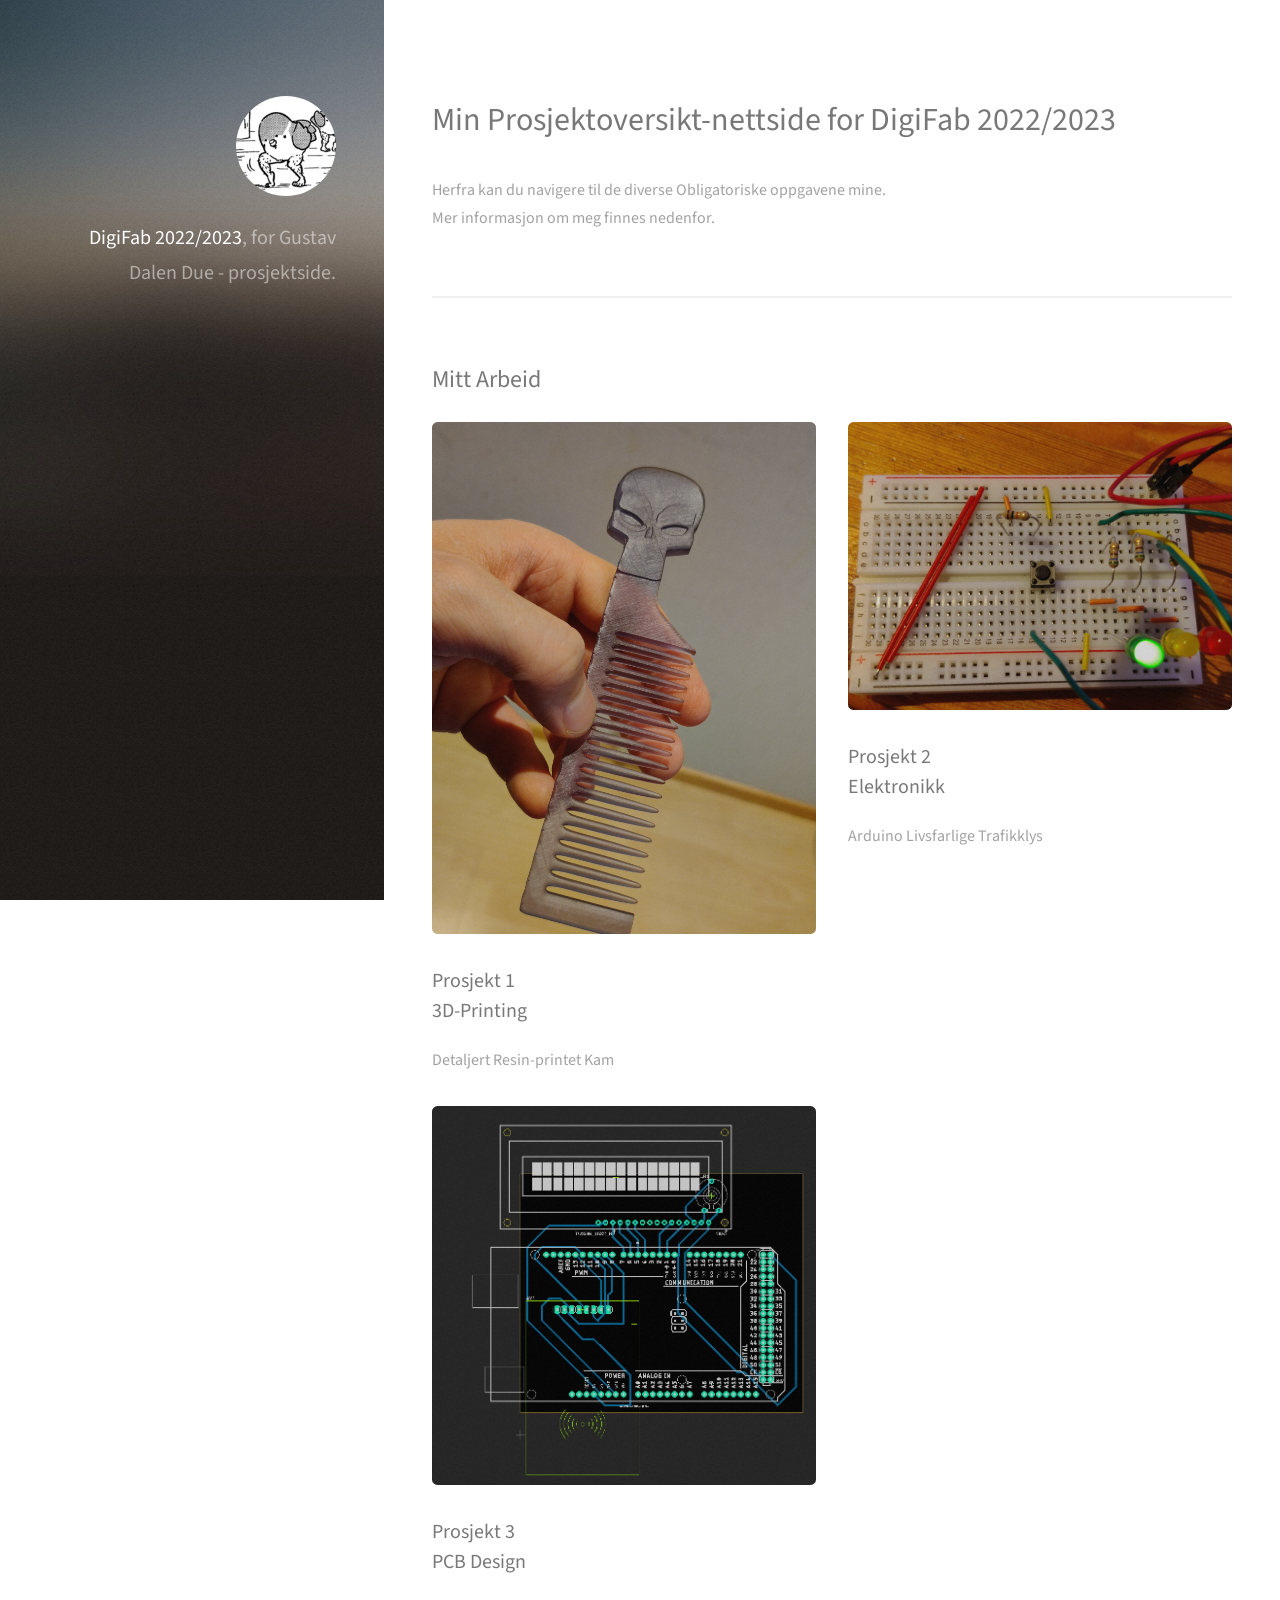
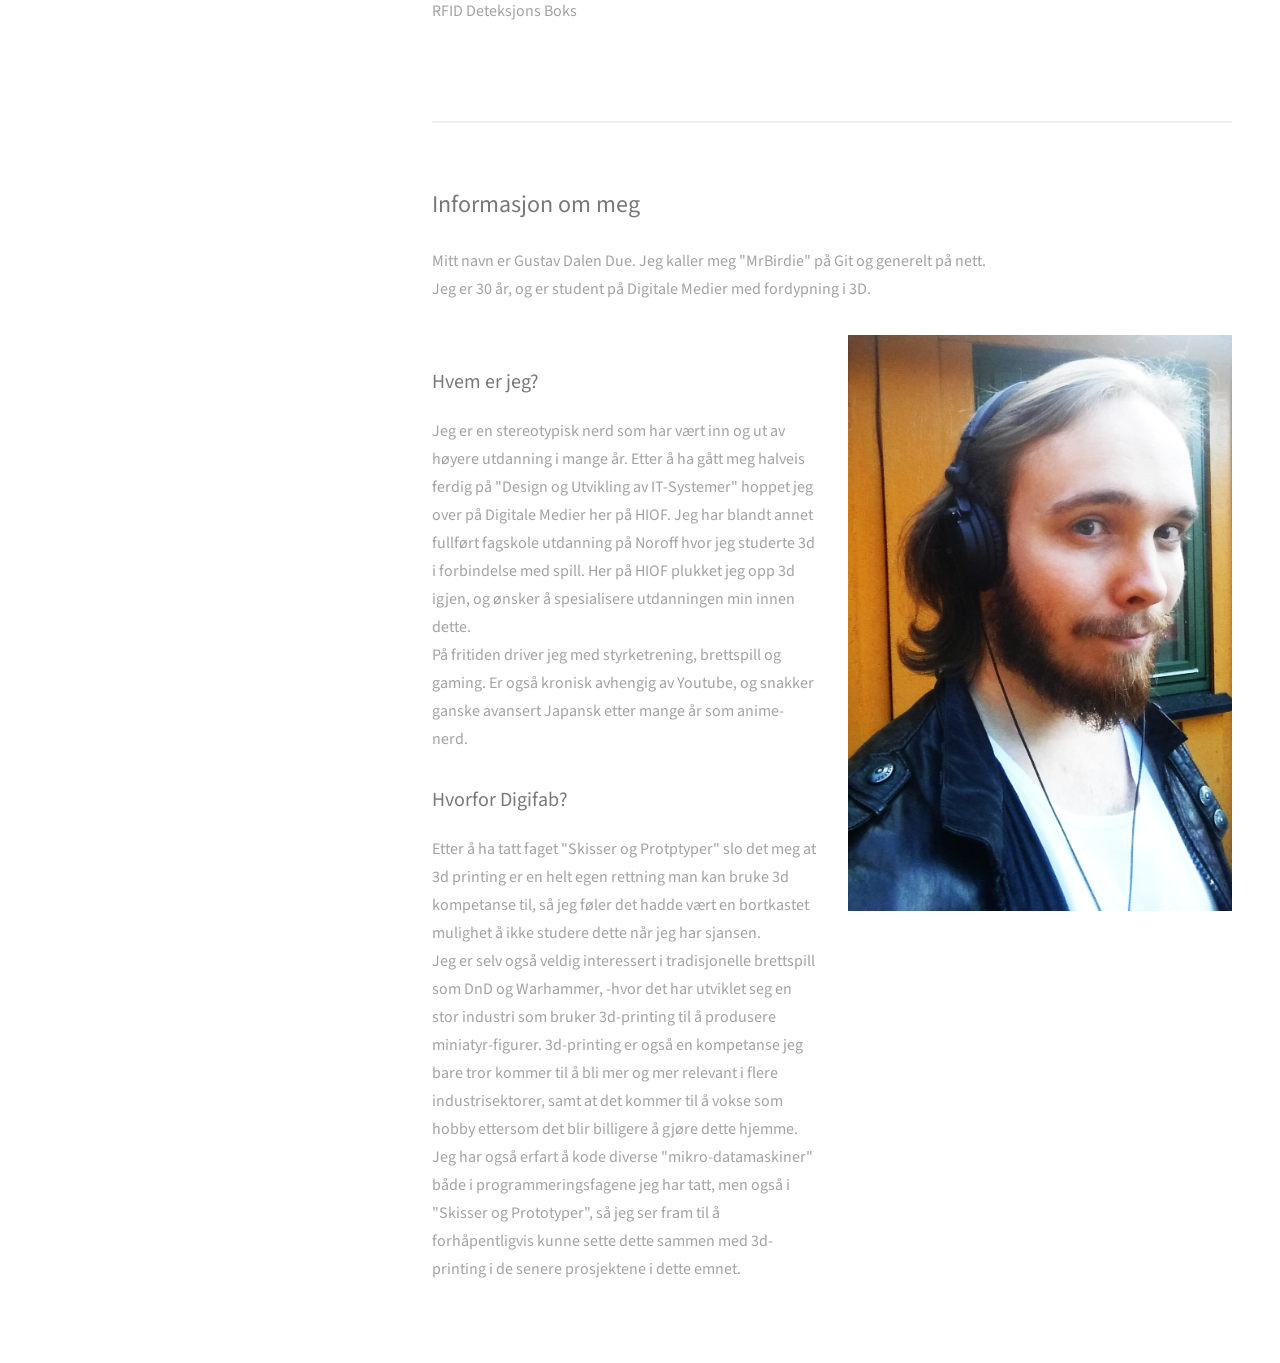
<file: index.html>
<!DOCTYPE HTML>
<html>
	<head>
		<title>DigiFab 2023 - Template</title>
		<meta charset="utf-8" />
		<meta name="viewport" content="width=device-width, initial-scale=1, user-scalable=no" />
		<link rel="stylesheet" href="assets/css/main.css" />
	</head>
	<body class="is-preload">

		<!-- Header -->
			<header id="header">
				<div class="inner">
					<a href="#" class="image avatar"><img src="images/mrbirdie.png" alt="" /></a>
					<h1><strong>DigiFab 2022/2023</strong>, for<br />
					Gustav Dalen Due -<br />
					prosjektside.</h1>
				</div>
			</header>

		<!-- Main -->
			<div id="main">

				<!-- One -->
					<section id="one">
						<header class="major">
							<h2>Min Prosjektoversikt-nettside for DigiFab 2022/2023</h2>
						</header>
						<p>Herfra kan du navigere til de diverse Obligatoriske oppgavene mine. </br>Mer informasjon om meg finnes nedenfor.</p>
					</section>

				<!-- Two -->
					<section id="two">
						<h2>Mitt Arbeid</h2>
						<div class="row">
							<article class="col-6 col-12-xsmall">
								<a href="prosjekt1.html" class="fit image thumb"><img src="images/skull-comb.png" alt="" /></a>
								<h3>Prosjekt 1</br>3D-Printing</h3>
								<p>Detaljert Resin-printet Kam</p>
							</article>
							<article class="col-6 col-12-xsmall">
								<a href="prosjekt2.html" class="image fit thumb"><img src="images/trafikklys-done-circuit.jpg" alt="" /></a>
								<h3>Prosjekt 2 </br>Elektronikk</h3>
								<p>Arduino Livsfarlige Trafikklys</</p>
							</article>
							<article class="col-6 col-12-xsmall">
								<a href="prosjekt3.html" class="image fit thumb"><img src="images/board-routed.png" alt="" /></a>
								<h3>Prosjekt 3 </br>PCB Design</h3>
								<p>RFID Deteksjons Boks</</p>
							</article>
						</div>
					</section>

				<!-- Three -->
					<section id="three">
						<h2>Informasjon om meg</h2>
						<p>Mitt navn er Gustav Dalen Due. Jeg kaller meg "MrBirdie" på Git og generelt på nett.</br> Jeg er 30 år, og er student på Digitale Medier med fordypning i 3D.</p>
						<div class="row">
							<div class="col-6 col-12-small">
								<p><h3>Hvem er jeg?</h3>Jeg er en stereotypisk nerd som har vært inn og ut av høyere utdanning i mange år. 
								Etter å ha gått meg halveis ferdig på "Design og Utvikling av IT-Systemer" hoppet jeg over på Digitale Medier her på HIOF.
								Jeg har blandt annet fullført fagskole utdanning på Noroff hvor jeg studerte 3d i forbindelse med spill. 
								Her på HIOF plukket jeg opp 3d igjen, og ønsker å spesialisere utdanningen min innen dette.</br>
								På fritiden driver jeg med styrketrening, brettspill og gaming. Er også kronisk avhengig av Youtube, og snakker ganske avansert Japansk etter mange år som anime-nerd.</p>
								<p><h3>Hvorfor Digifab?</h3>Etter å ha tatt faget "Skisser og Protptyper" slo det meg at 3d printing er en helt egen rettning man kan bruke 3d kompetanse til, så jeg føler det hadde vært en bortkastet mulighet å ikke studere dette når jeg har sjansen.</br>
								Jeg er selv også veldig interessert i tradisjonelle brettspill som DnD og Warhammer, -hvor det har utviklet seg en stor industri som bruker 3d-printing til å produsere miniatyr-figurer.
								3d-printing er også en kompetanse jeg bare tror kommer til å bli mer og mer relevant i flere industrisektorer, samt at det kommer til å vokse som hobby ettersom det blir billigere å gjøre dette hjemme.</br>
								Jeg har også erfart å kode diverse "mikro-datamaskiner" både i programmeringsfagene jeg har tatt, men også i "Skisser og Prototyper", så jeg ser fram til å forhåpentligvis kunne sette dette sammen med 3d-printing i de senere prosjektene i dette emnet.</p>
							</div>
							<div class="col-6 col-12-small">
								<img src="images/selfie.png" alt="" style="max-width: 100%;">
							</div>
						</div>
					</section>

			</div>

		<!-- Scripts -->
			<script src="assets/js/jquery.min.js"></script>
			<script src="assets/js/jquery.poptrox.min.js"></script>
			<script src="assets/js/browser.min.js"></script>
			<script src="assets/js/breakpoints.min.js"></script>
			<script src="assets/js/util.js"></script>
			<script src="assets/js/main.js"></script>

	</body>
</html>
</file>
<file: assets/css/main.css>
@import url("fontawesome-all.min.css");
@import url("https://fonts.googleapis.com/css?family=Source+Sans+Pro:400,400italic");


html, body, div, span, applet, object,
iframe, h1, h2, h3, h4, h5, h6, p, blockquote,
pre, a, abbr, acronym, address, big, cite,
code, del, dfn, em, img, ins, kbd, q, s, samp,
small, strike, strong, sub, sup, tt, var, b,
u, i, center, dl, dt, dd, ol, ul, li, fieldset,
form, label, legend, table, caption, tbody,
tfoot, thead, tr, th, td, article, aside,
canvas, details, embed, figure, figcaption,
footer, header, hgroup, menu, nav, output, ruby,
section, summary, time, mark, audio, video {
	margin: 0;
	padding: 0;
	border: 0;
	font-size: 100%;
	font: inherit;
	vertical-align: baseline;}

article, aside, details, figcaption, figure,
footer, header, hgroup, menu, nav, section {
	display: block;}

body {
	line-height: 1;
}

ol, ul {
	list-style: none;
}

blockquote, q {
	quotes: none;
}

	blockquote:before, blockquote:after, q:before, q:after {
		content: '';
		content: none;
	}

table {
	border-collapse: collapse;
	border-spacing: 0;
}

body {
	-webkit-text-size-adjust: none;
}

mark {
	background-color: transparent;
	color: inherit;
}

input::-moz-focus-inner {
	border: 0;
	padding: 0;
}

input, select, textarea {
	-moz-appearance: none;
	-webkit-appearance: none;
	-ms-appearance: none;
	appearance: none;
}

/* Basic */

	html {
		box-sizing: border-box;
	}

	*, *:before, *:after {
		box-sizing: inherit;
	}

	body {
		background: #fff;
	}

		body.is-preload *, body.is-preload *:before, body.is-preload *:after {
			-moz-animation: none !important;
			-webkit-animation: none !important;
			-ms-animation: none !important;
			animation: none !important;
			-moz-transition: none !important;
			-webkit-transition: none !important;
			-ms-transition: none !important;
			transition: none !important;
		}

	body, input, select, textarea {
		color: #a2a2a2;
		font-family: "Source Sans Pro", Helvetica, sans-serif;
		font-size: 16pt;
		font-weight: 400;
		line-height: 1.75em;
	}

	a {
		-moz-transition: color 0.2s ease-in-out, border-color 0.2s ease-in-out;
		-webkit-transition: color 0.2s ease-in-out, border-color 0.2s ease-in-out;
		-ms-transition: color 0.2s ease-in-out, border-color 0.2s ease-in-out;
		transition: color 0.2s ease-in-out, border-color 0.2s ease-in-out;
		border-bottom: dotted 1px;
		color: #49bf9d;
		text-decoration: none;
	}

		a:hover {
			border-bottom-color: transparent;
			color: #49bf9d !important;
			text-decoration: none;
		}

	strong, b {
		color: #787878;
		font-weight: 400;
	}

	em, i {
		font-style: italic;
	}

	p {
		margin: 0 0 2em 0;
	}

	h1, h2, h3, h4, h5, h6 {
		color: #787878;
		font-weight: 400;
		line-height: 1em;
		margin: 0 0 1em 0;
	}

		h1 a, h2 a, h3 a, h4 a, h5 a, h6 a {
			color: inherit;
			text-decoration: none;
		}

	h1 {
		font-size: 2em;
		line-height: 1.5em;
	}

	h2 {
		font-size: 1.5em;
		line-height: 1.5em;
	}

	h3 {
		font-size: 1.25em;
		line-height: 1.5em;
	}

	h4 {
		font-size: 1.1em;
		line-height: 1.5em;
	}

	h5 {
		font-size: 0.9em;
		line-height: 1.5em;
	}

	h6 {
		font-size: 0.7em;
		line-height: 1.5em;
	}

	sub {
		font-size: 0.8em;
		position: relative;
		top: 0.5em;
	}

	sup {
		font-size: 0.8em;
		position: relative;
		top: -0.5em;
	}

	hr {
		border: 0;
		border-bottom: solid 2px #efefef;
		margin: 2em 0;
	}

		hr.major {
			margin: 3em 0;
		}

	blockquote {
		border-left: solid 6px #efefef;
		font-style: italic;
		margin: 0 0 2em 0;
		padding: 0.5em 0 0.5em 1.5em;
	}

	code {
		background: #f7f7f7;
		border-radius: 0.35em;
		border: solid 2px #efefef;
		font-family: "Courier New", monospace;
		font-size: 0.9em;
		margin: 0 0.25em;
		padding: 0.25em 0.65em;
	}

	pre {
		-webkit-overflow-scrolling: touch;
		font-family: "Courier New", monospace;
		font-size: 0.9em;
		margin: 0 0 2em 0;
	}

		pre code {
			display: block;
			line-height: 1.75em;
			padding: 1em 1.5em;
			overflow-x: auto;
		}

	.align-left {
		text-align: left;
	}

	.align-center {
		text-align: center;
	}

	.align-right {
		text-align: right;
	}

/* Container */

	.container {
		margin: 0 auto;
		max-width: calc(100% - 4em);
		width: 100%;
	}

		.container.xsmall {
			width: 25%;
		}

		.container.small {
			width: 50%;
		}

		.container.medium {
			width: 75%;
		}

		.container.large {
			width: 125%;
		}

		.container.xlarge {
			width: 150%;
		}

		.container.max {
			width: 100%;
		}

		@media screen and (max-width: 980px) {

			.container {
				width: 100% !important;
				max-width: 100% !important;
			}

		}

		@media screen and (max-width: 480px) {

			.container {
				max-width: calc(100% - 3em);
			}

		}

/* Row */

	.row {
		display: flex;
		flex-wrap: wrap;
		box-sizing: border-box;
		align-items: stretch;
	}

		.row > * {
			box-sizing: border-box;
		}

		.row.gtr-uniform > * > :last-child {
			margin-bottom: 0;
		}

		.row.aln-left {
			justify-content: flex-start;
		}

		.row.aln-center {
			justify-content: center;
		}

		.row.aln-right {
			justify-content: flex-end;
		}

		.row.aln-top {
			align-items: flex-start;
		}

		.row.aln-middle {
			align-items: center;
		}

		.row.aln-bottom {
			align-items: flex-end;
		}

		.row > .imp {
			order: -1;
		}

		.row > .col-1 {
			width: 8.33333%;
		}

		.row > .off-1 {
			margin-left: 8.33333%;
		}

		.row > .col-2 {
			width: 16.66667%;
		}

		.row > .off-2 {
			margin-left: 16.66667%;
		}

		.row > .col-3 {
			width: 25%;
		}

		.row > .off-3 {
			margin-left: 25%;
		}

		.row > .col-4 {
			width: 33.33333%;
		}

		.row > .off-4 {
			margin-left: 33.33333%;
		}

		.row > .col-5 {
			width: 41.66667%;
		}

		.row > .off-5 {
			margin-left: 41.66667%;
		}

		.row > .col-6 {
			width: 50%;
		}

		.row > .off-6 {
			margin-left: 50%;
		}

		.row > .col-7 {
			width: 58.33333%;
		}

		.row > .off-7 {
			margin-left: 58.33333%;
		}

		.row > .col-8 {
			width: 66.66667%;
		}

		.row > .off-8 {
			margin-left: 66.66667%;
		}

		.row > .col-9 {
			width: 75%;
		}

		.row > .off-9 {
			margin-left: 75%;
		}

		.row > .col-10 {
			width: 83.33333%;
		}

		.row > .off-10 {
			margin-left: 83.33333%;
		}

		.row > .col-11 {
			width: 91.66667%;
		}

		.row > .off-11 {
			margin-left: 91.66667%;
		}

		.row > .col-12 {
			width: 100%;
		}

		.row > .off-12 {
			margin-left: 100%;
		}

		.row.gtr-0 {
			margin-top: 0;
			margin-left: 0em;
		}

			.row.gtr-0 > * {
				padding: 0 0 0 0em;
			}

			.row.gtr-0.gtr-uniform {
				margin-top: 0em;
			}

				.row.gtr-0.gtr-uniform > * {
					padding-top: 0em;
				}

		.row.gtr-25 {
			margin-top: 0;
			margin-left: -0.625em;
		}

			.row.gtr-25 > * {
				padding: 0 0 0 0.625em;
			}

			.row.gtr-25.gtr-uniform {
				margin-top: -0.625em;
			}

				.row.gtr-25.gtr-uniform > * {
					padding-top: 0.625em;
				}

		.row.gtr-50 {
			margin-top: 0;
			margin-left: -1.25em;
		}

			.row.gtr-50 > * {
				padding: 0 0 0 1.25em;
			}

			.row.gtr-50.gtr-uniform {
				margin-top: -1.25em;
			}

				.row.gtr-50.gtr-uniform > * {
					padding-top: 1.25em;
				}

		.row {
			margin-top: 0;
			margin-left: -2.5em;
		}

			.row > * {
				padding: 0 0 0 2.5em;
			}

			.row.gtr-uniform {
				margin-top: -2.5em;
			}

				.row.gtr-uniform > * {
					padding-top: 2.5em;
				}

		.row.gtr-150 {
			margin-top: 0;
			margin-left: -3.75em;
		}

			.row.gtr-150 > * {
				padding: 0 0 0 3.75em;
			}

			.row.gtr-150.gtr-uniform {
				margin-top: -3.75em;
			}

				.row.gtr-150.gtr-uniform > * {
					padding-top: 3.75em;
				}

		.row.gtr-200 {
			margin-top: 0;
			margin-left: -5em;
		}

			.row.gtr-200 > * {
				padding: 0 0 0 5em;
			}

			.row.gtr-200.gtr-uniform {
				margin-top: -5em;
			}

				.row.gtr-200.gtr-uniform > * {
					padding-top: 5em;
				}

		@media screen and (max-width: 1800px) {

			.row {
				display: flex;
				flex-wrap: wrap;
				box-sizing: border-box;
				align-items: stretch;
			}

				.row > * {
					box-sizing: border-box;
				}

				.row.gtr-uniform > * > :last-child {
					margin-bottom: 0;
				}

				.row.aln-left {
					justify-content: flex-start;
				}

				.row.aln-center {
					justify-content: center;
				}

				.row.aln-right {
					justify-content: flex-end;
				}

				.row.aln-top {
					align-items: flex-start;
				}

				.row.aln-middle {
					align-items: center;
				}

				.row.aln-bottom {
					align-items: flex-end;
				}

				.row > .imp-xlarge {
					order: -1;
				}

				.row > .col-1-xlarge {
					width: 8.33333%;
				}

				.row > .off-1-xlarge {
					margin-left: 8.33333%;
				}

				.row > .col-2-xlarge {
					width: 16.66667%;
				}

				.row > .off-2-xlarge {
					margin-left: 16.66667%;
				}

				.row > .col-3-xlarge {
					width: 25%;
				}

				.row > .off-3-xlarge {
					margin-left: 25%;
				}

				.row > .col-4-xlarge {
					width: 33.33333%;
				}

				.row > .off-4-xlarge {
					margin-left: 33.33333%;
				}

				.row > .col-5-xlarge {
					width: 41.66667%;
				}

				.row > .off-5-xlarge {
					margin-left: 41.66667%;
				}

				.row > .col-6-xlarge {
					width: 50%;
				}

				.row > .off-6-xlarge {
					margin-left: 50%;
				}

				.row > .col-7-xlarge {
					width: 58.33333%;
				}

				.row > .off-7-xlarge {
					margin-left: 58.33333%;
				}

				.row > .col-8-xlarge {
					width: 66.66667%;
				}

				.row > .off-8-xlarge {
					margin-left: 66.66667%;
				}

				.row > .col-9-xlarge {
					width: 75%;
				}

				.row > .off-9-xlarge {
					margin-left: 75%;
				}

				.row > .col-10-xlarge {
					width: 83.33333%;
				}

				.row > .off-10-xlarge {
					margin-left: 83.33333%;
				}

				.row > .col-11-xlarge {
					width: 91.66667%;
				}

				.row > .off-11-xlarge {
					margin-left: 91.66667%;
				}

				.row > .col-12-xlarge {
					width: 100%;
				}

				.row > .off-12-xlarge {
					margin-left: 100%;
				}

				.row.gtr-0 {
					margin-top: 0;
					margin-left: 0em;
				}

					.row.gtr-0 > * {
						padding: 0 0 0 0em;
					}

					.row.gtr-0.gtr-uniform {
						margin-top: 0em;
					}

						.row.gtr-0.gtr-uniform > * {
							padding-top: 0em;
						}

				.row.gtr-25 {
					margin-top: 0;
					margin-left: -0.625em;
				}

					.row.gtr-25 > * {
						padding: 0 0 0 0.625em;
					}

					.row.gtr-25.gtr-uniform {
						margin-top: -0.625em;
					}

						.row.gtr-25.gtr-uniform > * {
							padding-top: 0.625em;
						}

				.row.gtr-50 {
					margin-top: 0;
					margin-left: -1.25em;
				}

					.row.gtr-50 > * {
						padding: 0 0 0 1.25em;
					}

					.row.gtr-50.gtr-uniform {
						margin-top: -1.25em;
					}

						.row.gtr-50.gtr-uniform > * {
							padding-top: 1.25em;
						}

				.row {
					margin-top: 0;
					margin-left: -2.5em;
				}

					.row > * {
						padding: 0 0 0 2.5em;
					}

					.row.gtr-uniform {
						margin-top: -2.5em;
					}

						.row.gtr-uniform > * {
							padding-top: 2.5em;
						}

				.row.gtr-150 {
					margin-top: 0;
					margin-left: -3.75em;
				}

					.row.gtr-150 > * {
						padding: 0 0 0 3.75em;
					}

					.row.gtr-150.gtr-uniform {
						margin-top: -3.75em;
					}

						.row.gtr-150.gtr-uniform > * {
							padding-top: 3.75em;
						}

				.row.gtr-200 {
					margin-top: 0;
					margin-left: -5em;
				}

					.row.gtr-200 > * {
						padding: 0 0 0 5em;
					}

					.row.gtr-200.gtr-uniform {
						margin-top: -5em;
					}

						.row.gtr-200.gtr-uniform > * {
							padding-top: 5em;
						}

		}

		@media screen and (max-width: 1280px) {

			.row {
				display: flex;
				flex-wrap: wrap;
				box-sizing: border-box;
				align-items: stretch;
			}

				.row > * {
					box-sizing: border-box;
				}

				.row.gtr-uniform > * > :last-child {
					margin-bottom: 0;
				}

				.row.aln-left {
					justify-content: flex-start;
				}

				.row.aln-center {
					justify-content: center;
				}

				.row.aln-right {
					justify-content: flex-end;
				}

				.row.aln-top {
					align-items: flex-start;
				}

				.row.aln-middle {
					align-items: center;
				}

				.row.aln-bottom {
					align-items: flex-end;
				}

				.row > .imp-large {
					order: -1;
				}

				.row > .col-1-large {
					width: 8.33333%;
				}

				.row > .off-1-large {
					margin-left: 8.33333%;
				}

				.row > .col-2-large {
					width: 16.66667%;
				}

				.row > .off-2-large {
					margin-left: 16.66667%;
				}

				.row > .col-3-large {
					width: 25%;
				}

				.row > .off-3-large {
					margin-left: 25%;
				}

				.row > .col-4-large {
					width: 33.33333%;
				}

				.row > .off-4-large {
					margin-left: 33.33333%;
				}

				.row > .col-5-large {
					width: 41.66667%;
				}

				.row > .off-5-large {
					margin-left: 41.66667%;
				}

				.row > .col-6-large {
					width: 50%;
				}

				.row > .off-6-large {
					margin-left: 50%;
				}

				.row > .col-7-large {
					width: 58.33333%;
				}

				.row > .off-7-large {
					margin-left: 58.33333%;
				}

				.row > .col-8-large {
					width: 66.66667%;
				}

				.row > .off-8-large {
					margin-left: 66.66667%;
				}

				.row > .col-9-large {
					width: 75%;
				}

				.row > .off-9-large {
					margin-left: 75%;
				}

				.row > .col-10-large {
					width: 83.33333%;
				}

				.row > .off-10-large {
					margin-left: 83.33333%;
				}

				.row > .col-11-large {
					width: 91.66667%;
				}

				.row > .off-11-large {
					margin-left: 91.66667%;
				}

				.row > .col-12-large {
					width: 100%;
				}

				.row > .off-12-large {
					margin-left: 100%;
				}

				.row.gtr-0 {
					margin-top: 0;
					margin-left: 0em;
				}

					.row.gtr-0 > * {
						padding: 0 0 0 0em;
					}

					.row.gtr-0.gtr-uniform {
						margin-top: 0em;
					}

						.row.gtr-0.gtr-uniform > * {
							padding-top: 0em;
						}

				.row.gtr-25 {
					margin-top: 0;
					margin-left: -0.5em;
				}

					.row.gtr-25 > * {
						padding: 0 0 0 0.5em;
					}

					.row.gtr-25.gtr-uniform {
						margin-top: -0.5em;
					}

						.row.gtr-25.gtr-uniform > * {
							padding-top: 0.5em;
						}

				.row.gtr-50 {
					margin-top: 0;
					margin-left: -1em;
				}

					.row.gtr-50 > * {
						padding: 0 0 0 1em;
					}

					.row.gtr-50.gtr-uniform {
						margin-top: -1em;
					}

						.row.gtr-50.gtr-uniform > * {
							padding-top: 1em;
						}

				.row {
					margin-top: 0;
					margin-left: -2em;
				}

					.row > * {
						padding: 0 0 0 2em;
					}

					.row.gtr-uniform {
						margin-top: -2em;
					}

						.row.gtr-uniform > * {
							padding-top: 2em;
						}

				.row.gtr-150 {
					margin-top: 0;
					margin-left: -3em;
				}

					.row.gtr-150 > * {
						padding: 0 0 0 3em;
					}

					.row.gtr-150.gtr-uniform {
						margin-top: -3em;
					}

						.row.gtr-150.gtr-uniform > * {
							padding-top: 3em;
						}

				.row.gtr-200 {
					margin-top: 0;
					margin-left: -4em;
				}

					.row.gtr-200 > * {
						padding: 0 0 0 4em;
					}

					.row.gtr-200.gtr-uniform {
						margin-top: -4em;
					}

						.row.gtr-200.gtr-uniform > * {
							padding-top: 4em;
						}

		}

		@media screen and (max-width: 980px) {

			.row {
				display: flex;
				flex-wrap: wrap;
				box-sizing: border-box;
				align-items: stretch;
			}

				.row > * {
					box-sizing: border-box;
				}

				.row.gtr-uniform > * > :last-child {
					margin-bottom: 0;
				}

				.row.aln-left {
					justify-content: flex-start;
				}

				.row.aln-center {
					justify-content: center;
				}

				.row.aln-right {
					justify-content: flex-end;
				}

				.row.aln-top {
					align-items: flex-start;
				}

				.row.aln-middle {
					align-items: center;
				}

				.row.aln-bottom {
					align-items: flex-end;
				}

				.row > .imp-medium {
					order: -1;
				}

				.row > .col-1-medium {
					width: 8.33333%;
				}

				.row > .off-1-medium {
					margin-left: 8.33333%;
				}

				.row > .col-2-medium {
					width: 16.66667%;
				}

				.row > .off-2-medium {
					margin-left: 16.66667%;
				}

				.row > .col-3-medium {
					width: 25%;
				}

				.row > .off-3-medium {
					margin-left: 25%;
				}

				.row > .col-4-medium {
					width: 33.33333%;
				}

				.row > .off-4-medium {
					margin-left: 33.33333%;
				}

				.row > .col-5-medium {
					width: 41.66667%;
				}

				.row > .off-5-medium {
					margin-left: 41.66667%;
				}

				.row > .col-6-medium {
					width: 50%;
				}

				.row > .off-6-medium {
					margin-left: 50%;
				}

				.row > .col-7-medium {
					width: 58.33333%;
				}

				.row > .off-7-medium {
					margin-left: 58.33333%;
				}

				.row > .col-8-medium {
					width: 66.66667%;
				}

				.row > .off-8-medium {
					margin-left: 66.66667%;
				}

				.row > .col-9-medium {
					width: 75%;
				}

				.row > .off-9-medium {
					margin-left: 75%;
				}

				.row > .col-10-medium {
					width: 83.33333%;
				}

				.row > .off-10-medium {
					margin-left: 83.33333%;
				}

				.row > .col-11-medium {
					width: 91.66667%;
				}

				.row > .off-11-medium {
					margin-left: 91.66667%;
				}

				.row > .col-12-medium {
					width: 100%;
				}

				.row > .off-12-medium {
					margin-left: 100%;
				}

				.row.gtr-0 {
					margin-top: 0;
					margin-left: 0em;
				}

					.row.gtr-0 > * {
						padding: 0 0 0 0em;
					}

					.row.gtr-0.gtr-uniform {
						margin-top: 0em;
					}

						.row.gtr-0.gtr-uniform > * {
							padding-top: 0em;
						}

				.row.gtr-25 {
					margin-top: 0;
					margin-left: -0.5em;
				}

					.row.gtr-25 > * {
						padding: 0 0 0 0.5em;
					}

					.row.gtr-25.gtr-uniform {
						margin-top: -0.5em;
					}

						.row.gtr-25.gtr-uniform > * {
							padding-top: 0.5em;
						}

				.row.gtr-50 {
					margin-top: 0;
					margin-left: -1em;
				}

					.row.gtr-50 > * {
						padding: 0 0 0 1em;
					}

					.row.gtr-50.gtr-uniform {
						margin-top: -1em;
					}

						.row.gtr-50.gtr-uniform > * {
							padding-top: 1em;
						}

				.row {
					margin-top: 0;
					margin-left: -2em;
				}

					.row > * {
						padding: 0 0 0 2em;
					}

					.row.gtr-uniform {
						margin-top: -2em;
					}

						.row.gtr-uniform > * {
							padding-top: 2em;
						}

				.row.gtr-150 {
					margin-top: 0;
					margin-left: -3em;
				}

					.row.gtr-150 > * {
						padding: 0 0 0 3em;
					}

					.row.gtr-150.gtr-uniform {
						margin-top: -3em;
					}

						.row.gtr-150.gtr-uniform > * {
							padding-top: 3em;
						}

				.row.gtr-200 {
					margin-top: 0;
					margin-left: -4em;
				}

					.row.gtr-200 > * {
						padding: 0 0 0 4em;
					}

					.row.gtr-200.gtr-uniform {
						margin-top: -4em;
					}

						.row.gtr-200.gtr-uniform > * {
							padding-top: 4em;
						}

		}

		@media screen and (max-width: 736px) {

			.row {
				display: flex;
				flex-wrap: wrap;
				box-sizing: border-box;
				align-items: stretch;
			}

				.row > * {
					box-sizing: border-box;
				}

				.row.gtr-uniform > * > :last-child {
					margin-bottom: 0;
				}

				.row.aln-left {
					justify-content: flex-start;
				}

				.row.aln-center {
					justify-content: center;
				}

				.row.aln-right {
					justify-content: flex-end;
				}

				.row.aln-top {
					align-items: flex-start;
				}

				.row.aln-middle {
					align-items: center;
				}

				.row.aln-bottom {
					align-items: flex-end;
				}

				.row > .imp-small {
					order: -1;
				}

				.row > .col-1-small {
					width: 8.33333%;
				}

				.row > .off-1-small {
					margin-left: 8.33333%;
				}

				.row > .col-2-small {
					width: 16.66667%;
				}

				.row > .off-2-small {
					margin-left: 16.66667%;
				}

				.row > .col-3-small {
					width: 25%;
				}

				.row > .off-3-small {
					margin-left: 25%;
				}

				.row > .col-4-small {
					width: 33.33333%;
				}

				.row > .off-4-small {
					margin-left: 33.33333%;
				}

				.row > .col-5-small {
					width: 41.66667%;
				}

				.row > .off-5-small {
					margin-left: 41.66667%;
				}

				.row > .col-6-small {
					width: 50%;
				}

				.row > .off-6-small {
					margin-left: 50%;
				}

				.row > .col-7-small {
					width: 58.33333%;
				}

				.row > .off-7-small {
					margin-left: 58.33333%;
				}

				.row > .col-8-small {
					width: 66.66667%;
				}

				.row > .off-8-small {
					margin-left: 66.66667%;
				}

				.row > .col-9-small {
					width: 75%;
				}

				.row > .off-9-small {
					margin-left: 75%;
				}

				.row > .col-10-small {
					width: 83.33333%;
				}

				.row > .off-10-small {
					margin-left: 83.33333%;
				}

				.row > .col-11-small {
					width: 91.66667%;
				}

				.row > .off-11-small {
					margin-left: 91.66667%;
				}

				.row > .col-12-small {
					width: 100%;
				}

				.row > .off-12-small {
					margin-left: 100%;
				}

				.row.gtr-0 {
					margin-top: 0;
					margin-left: 0em;
				}

					.row.gtr-0 > * {
						padding: 0 0 0 0em;
					}

					.row.gtr-0.gtr-uniform {
						margin-top: 0em;
					}

						.row.gtr-0.gtr-uniform > * {
							padding-top: 0em;
						}

				.row.gtr-25 {
					margin-top: 0;
					margin-left: -0.375em;
				}

					.row.gtr-25 > * {
						padding: 0 0 0 0.375em;
					}

					.row.gtr-25.gtr-uniform {
						margin-top: -0.375em;
					}

						.row.gtr-25.gtr-uniform > * {
							padding-top: 0.375em;
						}

				.row.gtr-50 {
					margin-top: 0;
					margin-left: -0.75em;
				}

					.row.gtr-50 > * {
						padding: 0 0 0 0.75em;
					}

					.row.gtr-50.gtr-uniform {
						margin-top: -0.75em;
					}

						.row.gtr-50.gtr-uniform > * {
							padding-top: 0.75em;
						}

				.row {
					margin-top: 0;
					margin-left: -1.5em;
				}

					.row > * {
						padding: 0 0 0 1.5em;
					}

					.row.gtr-uniform {
						margin-top: -1.5em;
					}

						.row.gtr-uniform > * {
							padding-top: 1.5em;
						}

				.row.gtr-150 {
					margin-top: 0;
					margin-left: -2.25em;
				}

					.row.gtr-150 > * {
						padding: 0 0 0 2.25em;
					}

					.row.gtr-150.gtr-uniform {
						margin-top: -2.25em;
					}

						.row.gtr-150.gtr-uniform > * {
							padding-top: 2.25em;
						}

				.row.gtr-200 {
					margin-top: 0;
					margin-left: -3em;
				}

					.row.gtr-200 > * {
						padding: 0 0 0 3em;
					}

					.row.gtr-200.gtr-uniform {
						margin-top: -3em;
					}

						.row.gtr-200.gtr-uniform > * {
							padding-top: 3em;
						}

		}

		@media screen and (max-width: 480px) {

			.row {
				display: flex;
				flex-wrap: wrap;
				box-sizing: border-box;
				align-items: stretch;
			}

				.row > * {
					box-sizing: border-box;
				}

				.row.gtr-uniform > * > :last-child {
					margin-bottom: 0;
				}

				.row.aln-left {
					justify-content: flex-start;
				}

				.row.aln-center {
					justify-content: center;
				}

				.row.aln-right {
					justify-content: flex-end;
				}

				.row.aln-top {
					align-items: flex-start;
				}

				.row.aln-middle {
					align-items: center;
				}

				.row.aln-bottom {
					align-items: flex-end;
				}

				.row > .imp-xsmall {
					order: -1;
				}

				.row > .col-1-xsmall {
					width: 8.33333%;
				}

				.row > .off-1-xsmall {
					margin-left: 8.33333%;
				}

				.row > .col-2-xsmall {
					width: 16.66667%;
				}

				.row > .off-2-xsmall {
					margin-left: 16.66667%;
				}

				.row > .col-3-xsmall {
					width: 25%;
				}

				.row > .off-3-xsmall {
					margin-left: 25%;
				}

				.row > .col-4-xsmall {
					width: 33.33333%;
				}

				.row > .off-4-xsmall {
					margin-left: 33.33333%;
				}

				.row > .col-5-xsmall {
					width: 41.66667%;
				}

				.row > .off-5-xsmall {
					margin-left: 41.66667%;
				}

				.row > .col-6-xsmall {
					width: 50%;
				}

				.row > .off-6-xsmall {
					margin-left: 50%;
				}

				.row > .col-7-xsmall {
					width: 58.33333%;
				}

				.row > .off-7-xsmall {
					margin-left: 58.33333%;
				}

				.row > .col-8-xsmall {
					width: 66.66667%;
				}

				.row > .off-8-xsmall {
					margin-left: 66.66667%;
				}

				.row > .col-9-xsmall {
					width: 75%;
				}

				.row > .off-9-xsmall {
					margin-left: 75%;
				}

				.row > .col-10-xsmall {
					width: 83.33333%;
				}

				.row > .off-10-xsmall {
					margin-left: 83.33333%;
				}

				.row > .col-11-xsmall {
					width: 91.66667%;
				}

				.row > .off-11-xsmall {
					margin-left: 91.66667%;
				}

				.row > .col-12-xsmall {
					width: 100%;
				}

				.row > .off-12-xsmall {
					margin-left: 100%;
				}

				.row.gtr-0 {
					margin-top: 0;
					margin-left: 0em;
				}

					.row.gtr-0 > * {
						padding: 0 0 0 0em;
					}

					.row.gtr-0.gtr-uniform {
						margin-top: 0em;
					}

						.row.gtr-0.gtr-uniform > * {
							padding-top: 0em;
						}

				.row.gtr-25 {
					margin-top: 0;
					margin-left: -0.375em;
				}

					.row.gtr-25 > * {
						padding: 0 0 0 0.375em;
					}

					.row.gtr-25.gtr-uniform {
						margin-top: -0.375em;
					}

						.row.gtr-25.gtr-uniform > * {
							padding-top: 0.375em;
						}

				.row.gtr-50 {
					margin-top: 0;
					margin-left: -0.75em;
				}

					.row.gtr-50 > * {
						padding: 0 0 0 0.75em;
					}

					.row.gtr-50.gtr-uniform {
						margin-top: -0.75em;
					}

						.row.gtr-50.gtr-uniform > * {
							padding-top: 0.75em;
						}

				.row {
					margin-top: 0;
					margin-left: -1.5em;
				}

					.row > * {
						padding: 0 0 0 1.5em;
					}

					.row.gtr-uniform {
						margin-top: -1.5em;
					}

						.row.gtr-uniform > * {
							padding-top: 1.5em;
						}

				.row.gtr-150 {
					margin-top: 0;
					margin-left: -2.25em;
				}

					.row.gtr-150 > * {
						padding: 0 0 0 2.25em;
					}

					.row.gtr-150.gtr-uniform {
						margin-top: -2.25em;
					}

						.row.gtr-150.gtr-uniform > * {
							padding-top: 2.25em;
						}

				.row.gtr-200 {
					margin-top: 0;
					margin-left: -3em;
				}

					.row.gtr-200 > * {
						padding: 0 0 0 3em;
					}

					.row.gtr-200.gtr-uniform {
						margin-top: -3em;
					}

						.row.gtr-200.gtr-uniform > * {
							padding-top: 3em;
						}

		}

/* Section/Article */

	section.special, article.special {
		text-align: center;
	}

	header p {
		color: #b2b2b2;
		position: relative;
		margin: 0 0 1.5em 0;
	}

	header h2 + p {
		font-size: 1.25em;
		margin-top: -1em;
		line-height: 1.5em;
	}

	header h3 + p {
		font-size: 1.1em;
		margin-top: -0.8em;
		line-height: 1.5em;
	}

	header h4 + p,
	header h5 + p,
	header h6 + p {
		font-size: 0.9em;
		margin-top: -0.6em;
		line-height: 1.5em;
	}

	header.major h2 {
		font-size: 2em;
	}

/* Form */

	form {
		margin: 0 0 2em 0;
	}

	label {
		color: #787878;
		display: block;
		font-size: 0.9em;
		font-weight: 400;
		margin: 0 0 1em 0;
	}

	input[type="text"],
	input[type="password"],
	input[type="email"],
	select,
	textarea {
		-moz-appearance: none;
		-webkit-appearance: none;
		-ms-appearance: none;
		appearance: none;
		background: #f7f7f7;
		border-radius: 0.35em;
		border: solid 2px transparent;
		color: inherit;
		display: block;
		outline: 0;
		padding: 0 0.75em;
		text-decoration: none;
		width: 100%;
	}

		input[type="text"]:invalid,
		input[type="password"]:invalid,
		input[type="email"]:invalid,
		select:invalid,
		textarea:invalid {
			box-shadow: none;
		}

		input[type="text"]:focus,
		input[type="password"]:focus,
		input[type="email"]:focus,
		select:focus,
		textarea:focus {
			border-color: #49bf9d;
		}

	select {
		background-image: url("data:image/svg+xml;charset=utf8,%3Csvg xmlns='http://www.w3.org/2000/svg' width='40' height='40' preserveAspectRatio='none' viewBox='0 0 40 40'%3E%3Cpath d='M9.4,12.3l10.4,10.4l10.4-10.4c0.2-0.2,0.5-0.4,0.9-0.4c0.3,0,0.6,0.1,0.9,0.4l3.3,3.3c0.2,0.2,0.4,0.5,0.4,0.9 c0,0.4-0.1,0.6-0.4,0.9L20.7,31.9c-0.2,0.2-0.5,0.4-0.9,0.4c-0.3,0-0.6-0.1-0.9-0.4L4.3,17.3c-0.2-0.2-0.4-0.5-0.4-0.9 c0-0.4,0.1-0.6,0.4-0.9l3.3-3.3c0.2-0.2,0.5-0.4,0.9-0.4S9.1,12.1,9.4,12.3z' fill='%23dfdfdf' /%3E%3C/svg%3E");
		background-size: 1.25rem;
		background-repeat: no-repeat;
		background-position: calc(100% - 1rem) center;
		height: 2.75em;
		padding-right: 2.75em;
		text-overflow: ellipsis;
	}

		select option {
			color: #787878;
			background: #fff;
		}

		select:focus::-ms-value {
			background-color: transparent;
		}

		select::-ms-expand {
			display: none;
		}

	input[type="text"],
	input[type="password"],
	input[type="email"],
	select {
		height: 2.75em;
	}

	textarea {
		padding: 0.75em;
	}

	input[type="checkbox"],
	input[type="radio"] {
		-moz-appearance: none;
		-webkit-appearance: none;
		-ms-appearance: none;
		appearance: none;
		display: block;
		float: left;
		margin-right: -2em;
		opacity: 0;
		width: 1em;
		z-index: -1;
	}

		input[type="checkbox"] + label,
		input[type="radio"] + label {
			text-decoration: none;
			color: #a2a2a2;
			cursor: pointer;
			display: inline-block;
			font-size: 1em;
			font-weight: 400;
			padding-left: 2.4em;
			padding-right: 0.75em;
			position: relative;
		}

			input[type="checkbox"] + label:before,
			input[type="radio"] + label:before {
				-moz-osx-font-smoothing: grayscale;
				-webkit-font-smoothing: antialiased;
				display: inline-block;
				font-style: normal;
				font-variant: normal;
				text-rendering: auto;
				line-height: 1;
				text-transform: none !important;
				font-family: 'Font Awesome 5 Free';
				font-weight: 900;
			}

			input[type="checkbox"] + label:before,
			input[type="radio"] + label:before {
				background: #f7f7f7;
				border-radius: 0.35em;
				border: solid 2px transparent;
				content: '';
				display: inline-block;
				font-size: 0.8em;
				height: 2.0625em;
				left: 0;
				line-height: 1.85625em;
				position: absolute;
				text-align: center;
				top: 0;
				width: 2.0625em;
			}

		input[type="checkbox"]:checked + label:before,
		input[type="radio"]:checked + label:before {
			background: #787878;
			border-color: #787878;
			color: #fff;
			content: '\f00c';
		}

		input[type="checkbox"]:focus + label:before,
		input[type="radio"]:focus + label:before {
			border-color: #49bf9d;
		}

	input[type="checkbox"] + label:before {
		border-radius: 0.35em;
	}

	input[type="radio"] + label:before {
		border-radius: 100%;
	}

	::-webkit-input-placeholder {
		color: #b2b2b2 !important;
		opacity: 1.0;
	}

	:-moz-placeholder {
		color: #b2b2b2 !important;
		opacity: 1.0;
	}

	::-moz-placeholder {
		color: #b2b2b2 !important;
		opacity: 1.0;
	}

	:-ms-input-placeholder {
		color: #b2b2b2 !important;
		opacity: 1.0;
	}

/* Box */

	.box {
		border-radius: 0.35em;
		border: solid 2px #efefef;
		margin-bottom: 2em;
		padding: 1.5em;
	}

		.box > :last-child,
		.box > :last-child > :last-child,
		.box > :last-child > :last-child > :last-child {
			margin-bottom: 0;
		}

		.box.alt {
			border: 0;
			border-radius: 0;
			padding: 0;
		}

/* Icon */

	.icon {
		text-decoration: none;
		border-bottom: none;
		position: relative;
	}

		.icon:before {
			-moz-osx-font-smoothing: grayscale;
			-webkit-font-smoothing: antialiased;
			display: inline-block;
			font-style: normal;
			font-variant: normal;
			text-rendering: auto;
			line-height: 1;
			text-transform: none !important;
			font-family: 'Font Awesome 5 Free';
			font-weight: 400;
		}

		.icon > .label {
			display: none;
		}

		.icon:before {
			line-height: inherit;
		}

		.icon.solid:before {
			font-weight: 900;
		}

		.icon.brands:before {
			font-family: 'Font Awesome 5 Brands';
		}

/* Image */

	.image {
		border-radius: 0.35em;
		border: 0;
		display: inline-block;
		position: relative;
	}

		.image:before {
			-moz-transition: opacity 0.2s ease-in-out;
			-webkit-transition: opacity 0.2s ease-in-out;
			-ms-transition: opacity 0.2s ease-in-out;
			transition: opacity 0.2s ease-in-out;
			background: url("images/overlay.png");
			border-radius: 0.35em;
			content: '';
			display: block;
			height: 100%;
			left: 0;
			opacity: 0.5;
			position: absolute;
			top: 0;
			width: 100%;
		}

		.image.thumb {
			text-align: center;
		}

			.image.thumb:after {
				-moz-transition: opacity 0.2s ease-in-out;
				-webkit-transition: opacity 0.2s ease-in-out;
				-ms-transition: opacity 0.2s ease-in-out;
				transition: opacity 0.2s ease-in-out;
				border-radius: 0.35em;
				border: solid 3px rgba(255, 255, 255, 0.5);
				color: #fff;
				content: 'View';
				display: inline-block;
				font-size: 0.8em;
				font-weight: 400;
				left: 50%;
				line-height: 2.25em;
				margin: -1.25em 0 0 -3em;
				opacity: 0;
				padding: 0 1.5em;
				position: absolute;
				text-align: center;
				text-decoration: none;
				top: 50%;
				white-space: nowrap;
			}

			.image.thumb:hover:after {
				opacity: 1.0;
			}

			.image.thumb:hover:before {
				background: url("images/overlay.png"), url("images/overlay.png");
				opacity: 1.0;
			}

		.image img {
			border-radius: 0.35em;
			display: block;
		}

		.image.left {
			float: left;
			margin: 0 1.5em 1em 0;
			top: 0.25em;
		}

		.image.right {
			float: right;
			margin: 0 0 1em 1.5em;
			top: 0.25em;
		}

		.image.left, .image.right {
			max-width: 40%;
		}

			.image.left img, .image.right img {
				width: 100%;
			}

		.image.fit {
			display: block;
			margin: 0 0 2em 0;
			width: 100%;
		}

			.image.fit img {
				width: 100%;
			}

		.image.avatar {
			border-radius: 100%;
		}

			.image.avatar:before {
				display: none;
			}

			.image.avatar img {
				border-radius: 100%;
				width: 100%;
			}

/* List */

	ol {
		list-style: decimal;
		margin: 0 0 2em 0;
		padding-left: 1.25em;
	}

		ol li {
			padding-left: 0.25em;
		}

	ul {
		list-style: disc;
		margin: 0 0 2em 0;
		padding-left: 1em;
	}

		ul li {
			padding-left: 0.5em;
		}

		ul.alt {
			list-style: none;
			padding-left: 0;
		}

			ul.alt li {
				border-top: solid 2px #efefef;
				padding: 0.5em 0;
			}

				ul.alt li:first-child {
					border-top: 0;
					padding-top: 0;
				}

	dl {
		margin: 0 0 2em 0;
	}

/* Icons */

	ul.icons {
		cursor: default;
		list-style: none;
		padding-left: 0;
	}

		ul.icons li {
			display: inline-block;
			padding: 0 1em 0 0;
		}

			ul.icons li:last-child {
				padding-right: 0;
			}

			ul.icons li .icon:before {
				font-size: 1.5em;
			}

/* Labeled Icons */

	ul.labeled-icons {
		list-style: none;
		padding: 0;
	}

		ul.labeled-icons li {
			line-height: 1.75em;
			margin: 1.5em 0 0 0;
			padding-left: 2.25em;
			position: relative;
		}

			ul.labeled-icons li:first-child {
				margin-top: 0;
			}

			ul.labeled-icons li a {
				color: inherit;
			}

			ul.labeled-icons li h3 {
				color: #b2b2b2;
				left: 0;
				position: absolute;
				text-align: center;
				top: 0;
				width: 1em;
			}

/* Actions */

	ul.actions {
		display: -moz-flex;
		display: -webkit-flex;
		display: -ms-flex;
		display: flex;
		cursor: default;
		list-style: none;
		margin-left: -1em;
		padding-left: 0;
	}

		ul.actions li {
			padding: 0 0 0 1em;
			vertical-align: middle;
		}

		ul.actions.special {
			-moz-justify-content: center;
			-webkit-justify-content: center;
			-ms-justify-content: center;
			justify-content: center;
			width: 100%;
			margin-left: 0;
		}

			ul.actions.special li:first-child {
				padding-left: 0;
			}

		ul.actions.stacked {
			-moz-flex-direction: column;
			-webkit-flex-direction: column;
			-ms-flex-direction: column;
			flex-direction: column;
			margin-left: 0;
		}

			ul.actions.stacked li {
				padding: 1.3em 0 0 0;
			}

				ul.actions.stacked li:first-child {
					padding-top: 0;
				}

		ul.actions.fit {
			width: calc(100% + 1em);
		}

			ul.actions.fit li {
				-moz-flex-grow: 1;
				-webkit-flex-grow: 1;
				-ms-flex-grow: 1;
				flex-grow: 1;
				-moz-flex-shrink: 1;
				-webkit-flex-shrink: 1;
				-ms-flex-shrink: 1;
				flex-shrink: 1;
				width: 100%;
			}

				ul.actions.fit li > * {
					width: 100%;
				}

			ul.actions.fit.stacked {
				width: 100%;
			}

		@media screen and (max-width: 480px) {

			ul.actions:not(.fixed) {
				-moz-flex-direction: column;
				-webkit-flex-direction: column;
				-ms-flex-direction: column;
				flex-direction: column;
				margin-left: 0;
				width: 100% !important;
			}

				ul.actions:not(.fixed) li {
					-moz-flex-grow: 1;
					-webkit-flex-grow: 1;
					-ms-flex-grow: 1;
					flex-grow: 1;
					-moz-flex-shrink: 1;
					-webkit-flex-shrink: 1;
					-ms-flex-shrink: 1;
					flex-shrink: 1;
					padding: 1em 0 0 0;
					text-align: center;
					width: 100%;
				}

					ul.actions:not(.fixed) li > * {
						width: 100%;
					}

					ul.actions:not(.fixed) li:first-child {
						padding-top: 0;
					}

					ul.actions:not(.fixed) li input[type="submit"],
					ul.actions:not(.fixed) li input[type="reset"],
					ul.actions:not(.fixed) li input[type="button"],
					ul.actions:not(.fixed) li button,
					ul.actions:not(.fixed) li .button {
						width: 100%;
					}

						ul.actions:not(.fixed) li input[type="submit"].icon:before,
						ul.actions:not(.fixed) li input[type="reset"].icon:before,
						ul.actions:not(.fixed) li input[type="button"].icon:before,
						ul.actions:not(.fixed) li button.icon:before,
						ul.actions:not(.fixed) li .button.icon:before {
							margin-left: -0.5em;
						}

		}

/* Table */

	.table-wrapper {
		-webkit-overflow-scrolling: touch;
		overflow-x: auto;
	}

	table {
		margin: 0 0 2em 0;
		width: 100%;
	}

		table tbody tr {
			border: solid 1px #efefef;
			border-left: 0;
			border-right: 0;
		}

			table tbody tr:nth-child(2n + 1) {
				background-color: #f7f7f7;
			}

		table td {
			padding: 0.75em 0.75em;
		}

		table th {
			color: #787878;
			font-size: 0.9em;
			font-weight: 400;
			padding: 0 0.75em 0.75em 0.75em;
			text-align: left;
		}

		table thead {
			border-bottom: solid 2px #efefef;
		}

		table tfoot {
			border-top: solid 2px #efefef;
		}

		table.alt {
			border-collapse: separate;
		}

			table.alt tbody tr td {
				border: solid 2px #efefef;
				border-left-width: 0;
				border-top-width: 0;
			}

				table.alt tbody tr td:first-child {
					border-left-width: 2px;
				}

			table.alt tbody tr:first-child td {
				border-top-width: 2px;
			}

			table.alt thead {
				border-bottom: 0;
			}

			table.alt tfoot {
				border-top: 0;
			}

/* Button */

	input[type="submit"],
	input[type="reset"],
	input[type="button"],
	.button {
		-moz-appearance: none;
		-webkit-appearance: none;
		-ms-appearance: none;
		appearance: none;
		-moz-transition: background-color 0.2s ease-in-out, color 0.2s ease-in-out, border-color 0.2s ease-in-out;
		-webkit-transition: background-color 0.2s ease-in-out, color 0.2s ease-in-out, border-color 0.2s ease-in-out;
		-ms-transition: background-color 0.2s ease-in-out, color 0.2s ease-in-out, border-color 0.2s ease-in-out;
		transition: background-color 0.2s ease-in-out, color 0.2s ease-in-out, border-color 0.2s ease-in-out;
		background-color: transparent;
		border-radius: 0.35em;
		border: solid 3px #efefef;
		color: #787878 !important;
		cursor: pointer;
		display: inline-block;
		font-weight: 400;
		height: 3.15em;
		height: calc(2.75em + 6px);
		line-height: 2.75em;
		min-width: 10em;
		padding: 0 1.5em;
		text-align: center;
		text-decoration: none;
		white-space: nowrap;
	}

		input[type="submit"]:hover,
		input[type="reset"]:hover,
		input[type="button"]:hover,
		.button:hover {
			border-color: #49bf9d;
			color: #49bf9d !important;
		}

		input[type="submit"]:active,
		input[type="reset"]:active,
		input[type="button"]:active,
		.button:active {
			background-color: rgba(73, 191, 157, 0.1);
			border-color: #49bf9d;
			color: #49bf9d !important;
		}

		input[type="submit"].icon,
		input[type="reset"].icon,
		input[type="button"].icon,
		.button.icon {
			padding-left: 1.35em;
		}

			input[type="submit"].icon:before,
			input[type="reset"].icon:before,
			input[type="button"].icon:before,
			.button.icon:before {
				margin-right: 0.5em;
			}

		input[type="submit"].fit,
		input[type="reset"].fit,
		input[type="button"].fit,
		.button.fit {
			min-width: 0;
			width: 100%;
		}

		input[type="submit"].small,
		input[type="reset"].small,
		input[type="button"].small,
		.button.small {
			font-size: 0.8em;
		}

		input[type="submit"].large,
		input[type="reset"].large,
		input[type="button"].large,
		.button.large {
			font-size: 1.35em;
		}

		input[type="submit"].primary,
		input[type="reset"].primary,
		input[type="button"].primary,
		.button.primary {
			background-color: #49bf9d;
			border-color: #49bf9d;
			color: #ffffff !important;
		}

			input[type="submit"].primary:hover,
			input[type="reset"].primary:hover,
			input[type="button"].primary:hover,
			.button.primary:hover {
				background-color: #5cc6a7;
				border-color: #5cc6a7;
			}

			input[type="submit"].primary:active,
			input[type="reset"].primary:active,
			input[type="button"].primary:active,
			.button.primary:active {
				background-color: #3eb08f;
				border-color: #3eb08f;
			}

		input[type="submit"].disabled, input[type="submit"]:disabled,
		input[type="reset"].disabled,
		input[type="reset"]:disabled,
		input[type="button"].disabled,
		input[type="button"]:disabled,
		.button.disabled,
		.button:disabled {
			background-color: #e7e7e7 !important;
			border-color: #e7e7e7 !important;
			color: #b2b2b2 !important;
			cursor: default;
		}

/* Work Item */

	.work-item {
		margin: 0 0 2em 0;
	}

		.work-item .image {
			margin: 0 0 1.5em 0;
		}

		.work-item h3 {
			font-size: 1em;
			margin: 0 0 0.5em 0;
		}

		.work-item p {
			font-size: 0.8em;
			line-height: 1.5em;
			margin: 0;
		}

/* Header */

	#header {
		display: -moz-flex;
		display: -webkit-flex;
		display: -ms-flex;
		display: flex;
		-moz-flex-direction: column;
		-webkit-flex-direction: column;
		-ms-flex-direction: column;
		flex-direction: column;
		-moz-align-items: -moz-flex-end;
		-webkit-align-items: -webkit-flex-end;
		-ms-align-items: -ms-flex-end;
		align-items: flex-end;
		-moz-justify-content: space-between;
		-webkit-justify-content: space-between;
		-ms-justify-content: space-between;
		justify-content: space-between;
		background-color: #1f1815;
		background-attachment: scroll,								scroll;
		background-image: url("images/overlay.png"), url("../../images/bg.jpg");
		background-position: top left,							top left;
		background-repeat: repeat,								no-repeat;
		background-size: auto,								150%;
		color: rgba(255, 255, 255, 0.5);
		height: 100%;
		left: 0;
		padding: 8em 4em;
		position: fixed;
		text-align: right;
		top: 0;
		width: 35%;
	}

		#header > * {
			-moz-flex-shrink: 0;
			-webkit-flex-shrink: 0;
			-ms-flex-shrink: 0;
			flex-shrink: 0;
			width: 100%;
		}

		#header > .inner {
			-moz-flex-grow: 1;
			-webkit-flex-grow: 1;
			-ms-flex-grow: 1;
			flex-grow: 1;
			margin: 0 0 2em 0;
		}

		#header strong, #header b {
			color: #ffffff;
		}

		#header h2, #header h3, #header h4, #header h5, #header h6 {
			color: #ffffff;
		}

		#header h1 {
			color: rgba(255, 255, 255, 0.5);
			font-size: 1.35em;
			line-height: 1.75em;
			margin: 0;
		}

		#header .image.avatar {
			margin: 0 0 1em 0;
			width: 6.25em;
		}

/* Footer */

	#footer .icons {
		margin: 1em 0 0 0;
	}

		#footer .icons a {
			color: rgba(255, 255, 255, 0.4);
		}

	#footer .copyright {
		color: rgba(255, 255, 255, 0.4);
		font-size: 0.8em;
		list-style: none;
		margin: 1em 0 0 0;
		padding: 0;
	}

		#footer .copyright li {
			border-left: solid 1px rgba(255, 255, 255, 0.25);
			display: inline-block;
			line-height: 1em;
			margin-left: 0.75em;
			padding-left: 0.75em;
		}

			#footer .copyright li:first-child {
				border-left: 0;
				margin-left: 0;
				padding-left: 0;
			}

			#footer .copyright li a {
				color: inherit;
			}

/* Main */

	#main {
		margin-left: 35%;
		max-width: 54em;
		padding: 8em 4em 4em 4em;
		width: calc(100% - 35%);
	}

		#main > section {
			border-top: solid 2px #efefef;
			margin: 4em 0 0 0;
			padding: 4em 0 0 0;
		}

			#main > section:first-child {
				border-top: 0;
				margin-top: 0;
				padding-top: 0;
			}

/* Poptrox */

	@-moz-keyframes spin {
		0% {
			-moz-transform: rotate(0deg);
			-webkit-transform: rotate(0deg);
			-ms-transform: rotate(0deg);
			transform: rotate(0deg);
		}

		100% {
			-moz-transform: rotate(360deg);
			-webkit-transform: rotate(360deg);
			-ms-transform: rotate(360deg);
			transform: rotate(360deg);
		}
	}

	@-webkit-keyframes spin {
		0% {
			-moz-transform: rotate(0deg);
			-webkit-transform: rotate(0deg);
			-ms-transform: rotate(0deg);
			transform: rotate(0deg);
		}

		100% {
			-moz-transform: rotate(360deg);
			-webkit-transform: rotate(360deg);
			-ms-transform: rotate(360deg);
			transform: rotate(360deg);
		}
	}

	@-ms-keyframes spin {
		0% {
			-moz-transform: rotate(0deg);
			-webkit-transform: rotate(0deg);
			-ms-transform: rotate(0deg);
			transform: rotate(0deg);
		}

		100% {
			-moz-transform: rotate(360deg);
			-webkit-transform: rotate(360deg);
			-ms-transform: rotate(360deg);
			transform: rotate(360deg);
		}
	}

	@keyframes spin {
		0% {
			-moz-transform: rotate(0deg);
			-webkit-transform: rotate(0deg);
			-ms-transform: rotate(0deg);
			transform: rotate(0deg);
		}

		100% {
			-moz-transform: rotate(360deg);
			-webkit-transform: rotate(360deg);
			-ms-transform: rotate(360deg);
			transform: rotate(360deg);
		}
	}

	.poptrox-popup {
		-moz-box-sizing: content-box;
		-webkit-box-sizing: content-box;
		-ms-box-sizing: content-box;
		box-sizing: content-box;
		-webkit-tap-highlight-color: rgba(255, 255, 255, 0);
		background: #fff;
		border-radius: 0.35em;
		box-shadow: 0 0.1em 0.15em 0 rgba(0, 0, 0, 0.15);
		overflow: hidden;
		padding-bottom: 3em;
	}

		.poptrox-popup .loader {
			text-decoration: none;
			-moz-animation: spin 1s linear infinite;
			-webkit-animation: spin 1s linear infinite;
			-ms-animation: spin 1s linear infinite;
			animation: spin 1s linear infinite;
			font-size: 1.5em;
			height: 1em;
			left: 50%;
			line-height: 1em;
			margin: -0.5em 0 0 -0.5em;
			position: absolute;
			top: 50%;
			width: 1em;
		}

			.poptrox-popup .loader:before {
				-moz-osx-font-smoothing: grayscale;
				-webkit-font-smoothing: antialiased;
				display: inline-block;
				font-style: normal;
				font-variant: normal;
				text-rendering: auto;
				line-height: 1;
				text-transform: none !important;
				font-family: 'Font Awesome 5 Free';
				font-weight: 900;
			}

			.poptrox-popup .loader:before {
				content: '\f1ce';
			}

		.poptrox-popup .caption {
			background: #fff;
			bottom: 0;
			cursor: default;
			font-size: 0.9em;
			height: 3em;
			left: 0;
			line-height: 2.8em;
			position: absolute;
			text-align: center;
			width: 100%;
			z-index: 1;
		}

		.poptrox-popup .nav-next,
		.poptrox-popup .nav-previous {
			text-decoration: none;
			-moz-transition: opacity 0.2s ease-in-out;
			-webkit-transition: opacity 0.2s ease-in-out;
			-ms-transition: opacity 0.2s ease-in-out;
			transition: opacity 0.2s ease-in-out;
			-webkit-tap-highlight-color: rgba(255, 255, 255, 0);
			background: rgba(0, 0, 0, 0.01);
			cursor: pointer;
			height: 100%;
			opacity: 0;
			position: absolute;
			top: 0;
			width: 50%;
		}

			.poptrox-popup .nav-next:before,
			.poptrox-popup .nav-previous:before {
				-moz-osx-font-smoothing: grayscale;
				-webkit-font-smoothing: antialiased;
				display: inline-block;
				font-style: normal;
				font-variant: normal;
				text-rendering: auto;
				line-height: 1;
				text-transform: none !important;
				font-family: 'Font Awesome 5 Free';
				font-weight: 900;
			}

			.poptrox-popup .nav-next:before,
			.poptrox-popup .nav-previous:before {
				color: #fff;
				font-size: 2.5em;
				height: 1em;
				line-height: 1em;
				margin-top: -0.75em;
				position: absolute;
				text-align: center;
				top: 50%;
				width: 1.5em;
			}

		.poptrox-popup .nav-next {
			right: 0;
		}

			.poptrox-popup .nav-next:before {
				content: '\f105';
				right: 0;
			}

		.poptrox-popup .nav-previous {
			left: 0;
		}

			.poptrox-popup .nav-previous:before {
				content: '\f104';
				left: 0;
			}

		.poptrox-popup .closer {
			text-decoration: none;
			-moz-transition: opacity 0.2s ease-in-out;
			-webkit-transition: opacity 0.2s ease-in-out;
			-ms-transition: opacity 0.2s ease-in-out;
			transition: opacity 0.2s ease-in-out;
			-webkit-tap-highlight-color: rgba(255, 255, 255, 0);
			color: #fff;
			height: 4em;
			line-height: 4em;
			opacity: 0;
			position: absolute;
			right: 0;
			text-align: center;
			top: 0;
			width: 4em;
			z-index: 2;
		}

			.poptrox-popup .closer:before {
				-moz-osx-font-smoothing: grayscale;
				-webkit-font-smoothing: antialiased;
				display: inline-block;
				font-style: normal;
				font-variant: normal;
				text-rendering: auto;
				line-height: 1;
				text-transform: none !important;
				font-family: 'Font Awesome 5 Free';
				font-weight: 900;
			}

			.poptrox-popup .closer:before {
				-moz-box-sizing: content-box;
				-webkit-box-sizing: content-box;
				-ms-box-sizing: content-box;
				box-sizing: content-box;
				border-radius: 100%;
				border: solid 3px rgba(255, 255, 255, 0.5);
				content: '\f00d';
				display: block;
				font-size: 1em;
				height: 1.75em;
				left: 50%;
				line-height: 1.75em;
				margin: -0.875em 0 0 -0.875em;
				position: absolute;
				top: 50%;
				width: 1.75em;
			}

		.poptrox-popup:hover .nav-next,
		.poptrox-popup:hover .nav-previous {
			opacity: 0.5;
		}

			.poptrox-popup:hover .nav-next:hover,
			.poptrox-popup:hover .nav-previous:hover {
				opacity: 1.0;
			}

		.poptrox-popup:hover .closer {
			opacity: 0.5;
		}

			.poptrox-popup:hover .closer:hover {
				opacity: 1.0;
			}

/* Touch */

	body.is-touch .image.thumb:before {
		opacity: 0.5 !important;
	}

	body.is-touch .image.thumb:after {
		display: none !important;
	}

	body.is-touch #header {
		background-attachment: scroll;
		background-size: auto, cover;
	}

	body.is-touch .poptrox-popup .nav-next,
	body.is-touch .poptrox-popup .nav-previous,
	body.is-touch .poptrox-popup .closer {
		opacity: 1.0 !important;
	}

/* XLarge */

	@media screen and (max-width: 1800px) {

		/* Basic */

			body, input, select, textarea {
				font-size: 12pt;
			}

	}

/* Large */

	@media screen and (max-width: 1280px) {

		/* Header */

			#header {
				padding: 6em 3em 3em 3em;
				width: 30%;
			}

				#header h1 {
					font-size: 1.25em;
				}

					#header h1 br {
						display: none;
					}

				#header > .inner {
					margin-bottom: 0;
				}

		/* Footer */

			#footer .copyright li {
				border-left-width: 0;
				display: block;
				line-height: 2.25em;
				margin-left: 0;
				padding-left: 0;
			}

		/* Main */

			#main {
				margin-left: 30%;
				max-width: none;
				padding: 6em 3em 3em 3em;
				width: calc(100% - 30%);
			}

	}

/* Medium */

	@media screen and (max-width: 980px) {

		/* Basic */

			h1 br, h2 br, h3 br, h4 br, h5 br, h6 br {
				display: none;
			}

		/* List */

			ul.icons li .icon {
				font-size: 1.25em;
			}

		/* Header */

			#header {
				background-attachment: scroll;
				background-position: top left, center center;
				background-size: auto,		cover;
				left: auto;
				padding: 6em 4em;
				position: relative;
				text-align: center;
				top: auto;
				width: 100%;
				display: block;
			}

				#header h1 {
					font-size: 1.75em;
				}

					#header h1 br {
						display: inline;
					}

		/* Footer */

			#footer {
				background-attachment: scroll;
				background-color: #1f1815;
				background-image: url("images/overlay.png"), url("../../images/bg.jpg");
				background-position: top left,						bottom center;
				background-repeat: repeat,							no-repeat;
				background-size: auto,							cover;
				bottom: auto;
				left: auto;
				padding: 4em 4em 6em 4em;
				position: relative;
				text-align: center;
				width: 100%;
			}

				#footer .icons {
					margin: 0 0 1em 0;
				}

				#footer .copyright {
					margin: 0 0 1em 0;
				}

					#footer .copyright li {
						border-left-width: 1px;
						display: inline-block;
						line-height: 1em;
						margin-left: 0.75em;
						padding-left: 0.75em;
					}

		/* Main */

			#main {
				margin: 0;
				padding: 6em 4em;
				width: 100%;
			}

	}

/* Small */

	@media screen and (max-width: 736px) {

		/* Basic */

			h1 {
				font-size: 1.5em;
			}

			h2 {
				font-size: 1.2em;
			}

			h3 {
				font-size: 1em;
			}

		/* Section/Article */

			section.special, article.special {
				text-align: center;
			}

			header.major h2 {
				font-size: 1.35em;
			}

		/* List */

			ul.labeled-icons li {
				padding-left: 2em;
			}

				ul.labeled-icons li h3 {
					line-height: 1.75em;
				}

		/* Header */

			#header {
				padding: 2.25em 1.5em;
			}

				#header h1 {
					font-size: 1.35em;
				}

		/* Footer */

			#footer {
				padding: 2.25em 1.5em;
			}

		/* Main */

			#main {
				padding: 2.25em 1.5em 0.25em 1.5em;
			}

				#main > section {
					margin: 2.25em 0 0 0;
					padding: 2.25em 0 0 0;
				}

		/* Poptrox */

			.poptrox-popup {
				border-radius: 0;
			}

				.poptrox-popup .nav-next:before,
				.poptrox-popup .nav-previous:before {
					margin-top: -1em;
				}

	}

/* XSmall */

	@media screen and (max-width: 480px) {

		/* Header */

			#header {
				padding: 4.5em 1.5em;
			}

				#header h1 br {
					display: none;
				}

		/* Footer */

			#footer .copyright li {
				border-left-width: 0;
				display: block;
				line-height: 2.25em;
				margin-left: 0;
				padding-left: 0;
			}

	}
</file>
